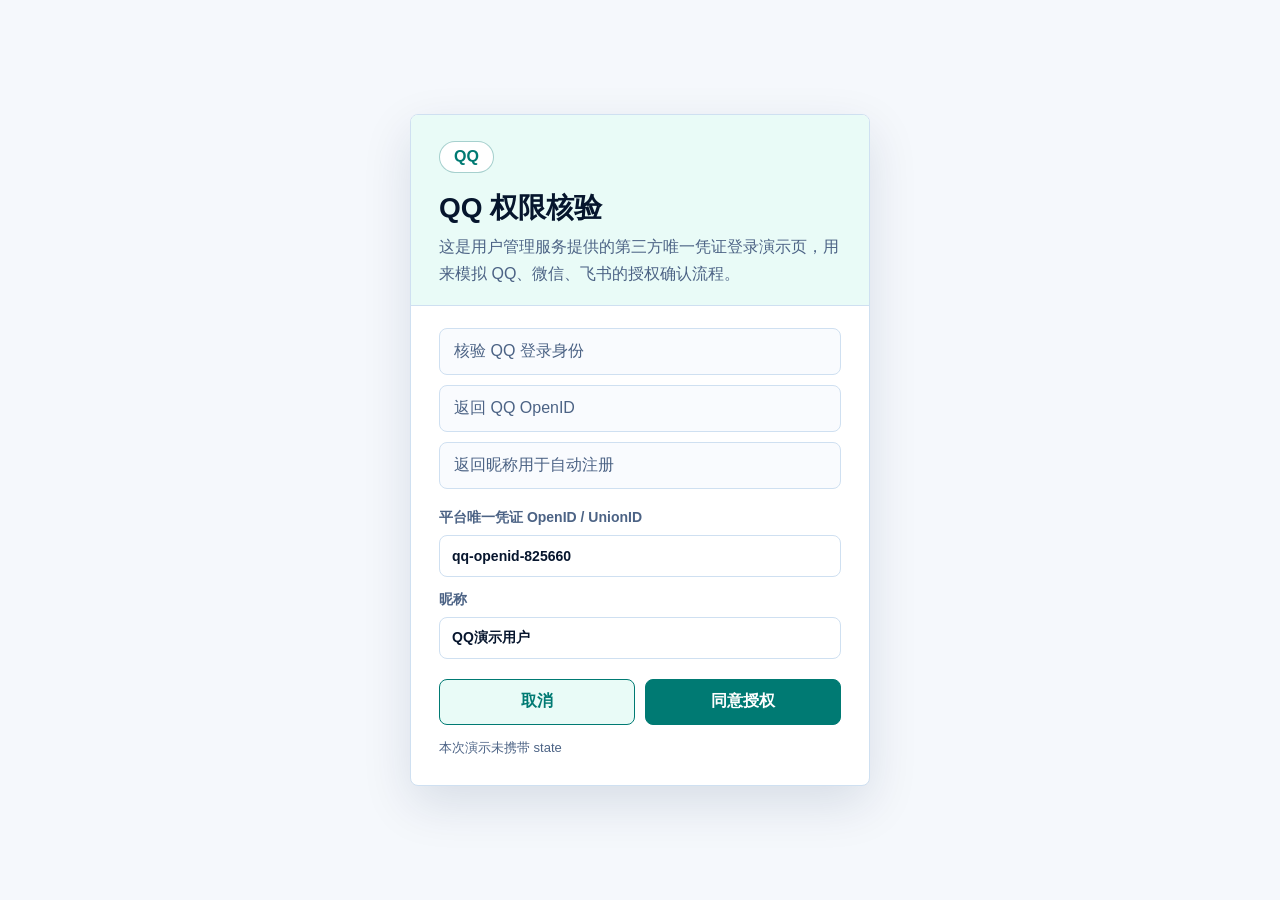
<file: topbiz-service/src/main/resources/static/third-party-auth.html>
<!doctype html>
<html lang="zh-CN">
<head>
  <meta charset="utf-8">
  <meta name="viewport" content="width=device-width, initial-scale=1">
  <title>第三方授权核验</title>
  <style>
    :root {
      color-scheme: light;
      --ink: #06152d;
      --muted: #4c6385;
      --line: #cfe0f1;
      --brand: #007a73;
      --brand-soft: #e9fbf7;
      --bg: #f5f8fc;
      font-family: "Microsoft YaHei", "PingFang SC", Arial, sans-serif;
    }

    * {
      box-sizing: border-box;
    }

    body {
      margin: 0;
      min-height: 100vh;
      color: var(--ink);
      background: var(--bg);
      display: grid;
      place-items: center;
      padding: 24px;
    }

    main {
      width: min(460px, 100%);
      background: #fff;
      border: 1px solid var(--line);
      border-radius: 8px;
      box-shadow: 0 18px 50px rgba(9, 36, 77, .12);
      overflow: hidden;
    }

    header {
      padding: 26px 28px 18px;
      border-bottom: 1px solid var(--line);
      background: var(--brand-soft);
    }

    .badge {
      display: inline-flex;
      align-items: center;
      min-height: 32px;
      padding: 0 14px;
      border: 1px solid rgba(0, 122, 115, .35);
      border-radius: 999px;
      color: var(--brand);
      font-weight: 800;
      background: #fff;
    }

    h1 {
      margin: 18px 0 8px;
      font-size: 28px;
      line-height: 1.2;
      letter-spacing: 0;
    }

    p {
      margin: 0;
      color: var(--muted);
      line-height: 1.7;
    }

    section {
      padding: 22px 28px 28px;
    }

    .scope {
      display: grid;
      gap: 10px;
      margin: 0 0 20px;
      padding: 0;
      list-style: none;
    }

    .scope li {
      padding: 12px 14px;
      border: 1px solid var(--line);
      border-radius: 8px;
      color: var(--muted);
      background: #f9fbfe;
    }

    label {
      display: grid;
      gap: 8px;
      margin-bottom: 14px;
      font-size: 14px;
      color: var(--muted);
      font-weight: 700;
    }

    input {
      width: 100%;
      min-height: 42px;
      border: 1px solid var(--line);
      border-radius: 8px;
      padding: 0 12px;
      color: var(--ink);
      font: inherit;
      outline: none;
      background: #fff;
    }

    input:focus {
      border-color: var(--brand);
      box-shadow: 0 0 0 3px rgba(0, 122, 115, .12);
    }

    .actions {
      display: grid;
      grid-template-columns: 1fr 1fr;
      gap: 10px;
      margin-top: 20px;
    }

    button {
      min-height: 46px;
      border: 1px solid var(--brand);
      border-radius: 8px;
      font: inherit;
      font-weight: 800;
      cursor: pointer;
      background: var(--brand-soft);
      color: var(--brand);
    }

    button.primary {
      background: var(--brand);
      color: #fff;
    }

    .state {
      margin-top: 14px;
      font-size: 13px;
      color: var(--muted);
      word-break: break-all;
    }

    .done {
      display: none;
      margin-top: 14px;
      padding: 12px;
      border-radius: 8px;
      background: #eef9f0;
      color: #207345;
      font-weight: 700;
    }
  </style>
</head>
<body>
  <main>
    <header>
      <span class="badge" id="providerBadge">第三方平台</span>
      <h1 id="title">权限核验</h1>
      <p>这是用户管理服务提供的第三方唯一凭证登录演示页，用来模拟 QQ、微信、飞书的授权确认流程。</p>
    </header>

    <section>
      <ul class="scope" id="scopeList"></ul>

      <label>
        平台唯一凭证 OpenID / UnionID
        <input id="openIdInput" autocomplete="off">
      </label>

      <label>
        昵称
        <input id="nicknameInput" autocomplete="off">
      </label>

      <div class="actions">
        <button type="button" id="cancelBtn">取消</button>
        <button type="button" class="primary" id="confirmBtn">同意授权</button>
      </div>

      <div class="state" id="stateText"></div>
      <div class="done" id="doneText">授权完成，正在返回演示页面。</div>
    </section>
  </main>

  <script>
    const params = new URLSearchParams(window.location.search);
    const provider = (params.get("provider") || "QQ").toUpperCase();
    const providerMap = {
      QQ: {
        name: "QQ",
        openIdPrefix: "qq-openid",
        scopes: ["核验 QQ 登录身份", "返回 QQ OpenID", "返回昵称用于自动注册"]
      },
      WECHAT: {
        name: "微信",
        openIdPrefix: "wechat-unionid",
        scopes: ["核验微信扫码身份", "返回微信 UnionID / OpenID", "返回昵称用于自动注册"]
      },
      FEISHU: {
        name: "飞书",
        openIdPrefix: "feishu-openid",
        scopes: ["核验飞书用户身份", "返回飞书 OpenID", "返回租户内昵称"]
      }
    };
    const profile = providerMap[provider] || providerMap.QQ;
    const state = params.get("state") || "";
    const defaultOpenId = params.get("open_id") || `${profile.openIdPrefix}-${Date.now().toString().slice(-6)}`;

    document.getElementById("providerBadge").textContent = profile.name;
    document.getElementById("title").textContent = `${profile.name} 权限核验`;
    document.getElementById("openIdInput").value = defaultOpenId;
    document.getElementById("nicknameInput").value = params.get("nickname") || `${profile.name}演示用户`;
    document.getElementById("stateText").textContent = state ? `state: ${state}` : "本次演示未携带 state";
    document.getElementById("scopeList").innerHTML = profile.scopes.map(item => `<li>${item}</li>`).join("");

    document.getElementById("cancelBtn").addEventListener("click", () => window.close());
    document.getElementById("confirmBtn").addEventListener("click", () => {
      const message = {
        type: "third-party-authorized",
        provider,
        open_id: document.getElementById("openIdInput").value.trim() || defaultOpenId,
        nickname: document.getElementById("nicknameInput").value.trim(),
        state
      };
      if (window.opener && !window.opener.closed) {
        window.opener.postMessage(message, window.location.origin);
      }
      document.getElementById("doneText").style.display = "block";
      setTimeout(() => window.close(), 900);
    });
  </script>
</body>
</html>
</file>
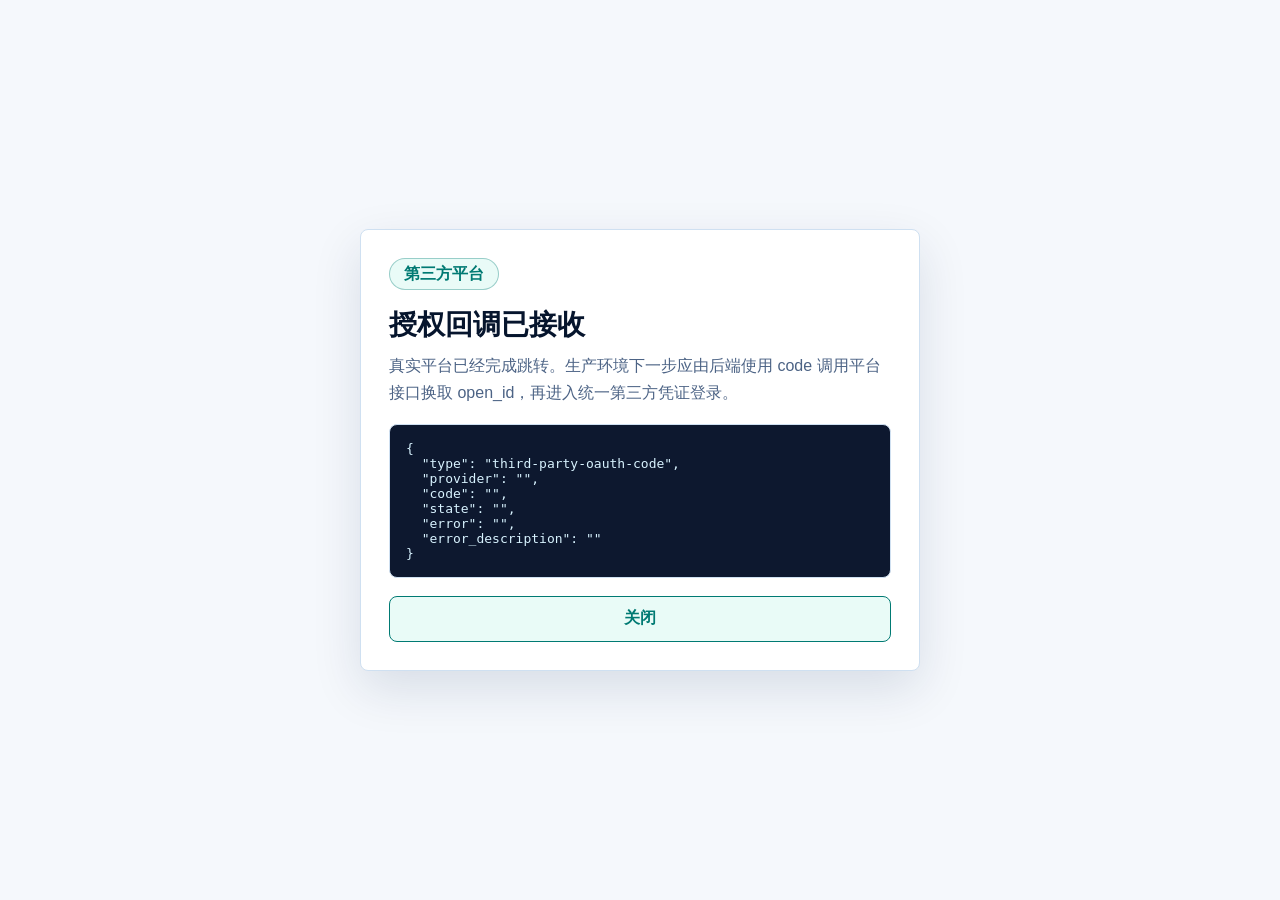
<file: topbiz-service/src/main/resources/static/third-party-callback.html>
<!doctype html>
<html lang="zh-CN">
<head>
  <meta charset="utf-8">
  <meta name="viewport" content="width=device-width, initial-scale=1">
  <title>第三方授权回调</title>
  <style>
    :root {
      color-scheme: light;
      --ink: #06152d;
      --muted: #4c6385;
      --line: #cfe0f1;
      --brand: #007a73;
      --brand-soft: #e9fbf7;
      --bg: #f5f8fc;
      font-family: "Microsoft YaHei", "PingFang SC", Arial, sans-serif;
    }

    * {
      box-sizing: border-box;
    }

    body {
      margin: 0;
      min-height: 100vh;
      display: grid;
      place-items: center;
      padding: 24px;
      color: var(--ink);
      background: var(--bg);
    }

    main {
      width: min(560px, 100%);
      border: 1px solid var(--line);
      border-radius: 8px;
      background: #fff;
      box-shadow: 0 18px 50px rgba(9, 36, 77, .12);
      padding: 28px;
    }

    span {
      display: inline-flex;
      min-height: 32px;
      align-items: center;
      padding: 0 14px;
      border: 1px solid rgba(0, 122, 115, .35);
      border-radius: 999px;
      color: var(--brand);
      background: var(--brand-soft);
      font-weight: 800;
    }

    h1 {
      margin: 18px 0 10px;
      font-size: 28px;
      line-height: 1.2;
      letter-spacing: 0;
    }

    p {
      margin: 0 0 18px;
      color: var(--muted);
      line-height: 1.7;
    }

    pre {
      margin: 0;
      padding: 16px;
      border: 1px solid var(--line);
      border-radius: 8px;
      color: #d8f3ff;
      background: #0d182f;
      white-space: pre-wrap;
      word-break: break-word;
    }

    button {
      width: 100%;
      min-height: 46px;
      margin-top: 18px;
      border: 1px solid var(--brand);
      border-radius: 8px;
      color: var(--brand);
      background: var(--brand-soft);
      font: inherit;
      font-weight: 800;
      cursor: pointer;
    }
  </style>
</head>
<body>
  <main>
    <span id="providerText">第三方平台</span>
    <h1 id="titleText">授权回调已接收</h1>
    <p>真实平台已经完成跳转。生产环境下一步应由后端使用 code 调用平台接口换取 open_id，再进入统一第三方凭证登录。</p>
    <pre id="payloadText">{}</pre>
    <button type="button" id="closeBtn">关闭</button>
  </main>

  <script>
    const params = new URLSearchParams(window.location.search);
    const state = params.get("state") || "";
    const stateProvider = state.includes(":") ? state.split(":")[0].toUpperCase() : "";
    const provider = (params.get("provider") || stateProvider || "").toUpperCase();
    const payload = {
      type: "third-party-oauth-code",
      provider,
      code: params.get("code") || "",
      state,
      error: params.get("error") || "",
      error_description: params.get("error_description") || params.get("error_description".replace("_", "-")) || ""
    };

    document.getElementById("providerText").textContent = provider || "第三方平台";
    document.getElementById("titleText").textContent = payload.error ? "授权返回异常" : "授权回调已接收";
    document.getElementById("payloadText").textContent = JSON.stringify(payload, null, 2);

    if (window.opener && !window.opener.closed) {
      window.opener.postMessage(payload, window.location.origin);
    }

    document.getElementById("closeBtn").addEventListener("click", () => window.close());
  </script>
</body>
</html>
</file>
